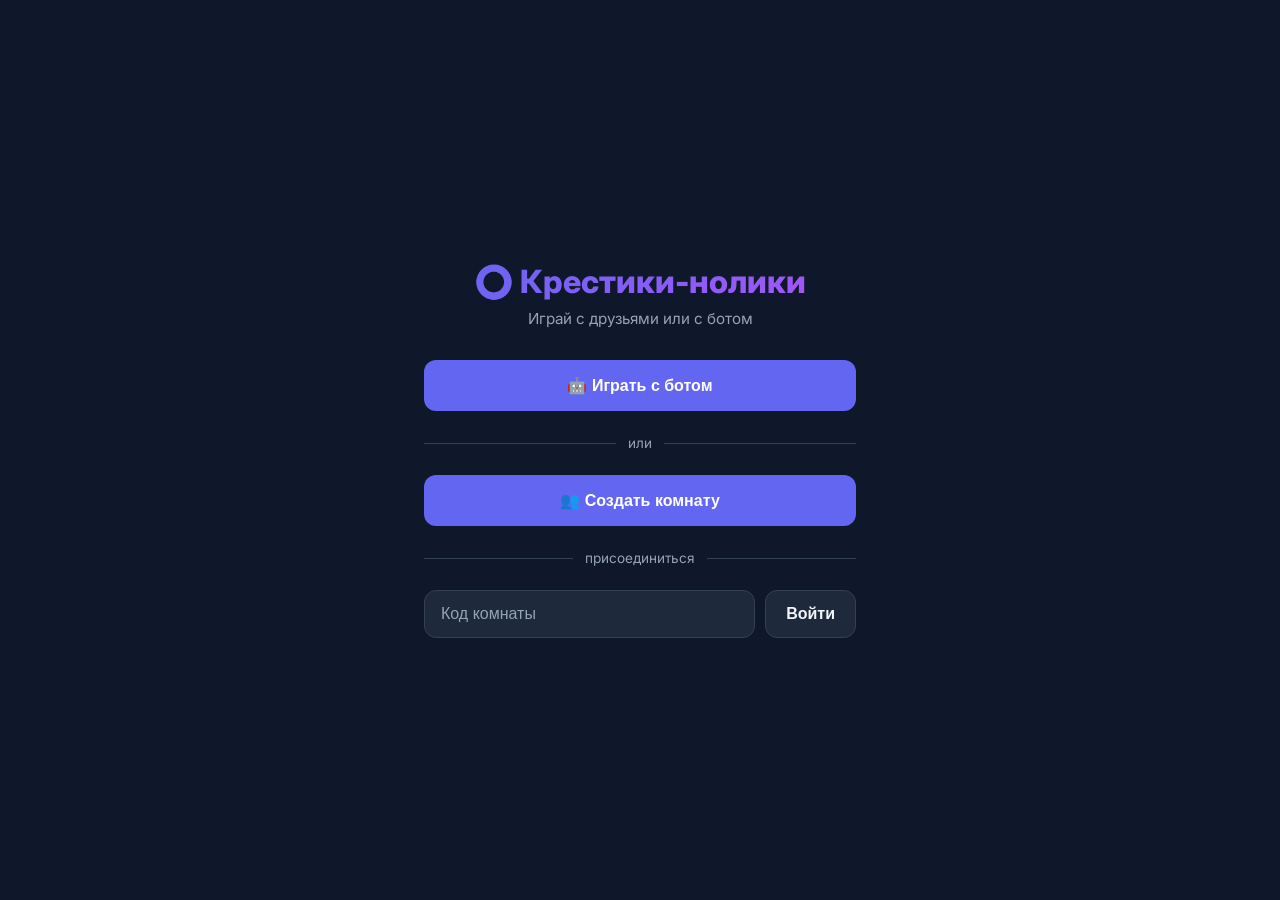
<file: index.html>
<!DOCTYPE html>
<html lang="ru">
<head>
    <meta charset="UTF-8">
    <meta name="viewport" content="width=device-width, initial-scale=1.0">
    <title>Tic-Tac</title>
    <link rel="stylesheet" href="/static/styles.css" />
    <link href="https://fonts.googleapis.com/css2?family=Inter:wght@400;600;800&display=swap" rel="stylesheet">
<base target="_blank">
</head>
<body>
    <div class="wrapper">
        <button class="back-btn hidden" id="backBtn" onclick="goBack()">← Назад</button>
        <div class="container">
            <h1>⭕ Крестики-нолики</h1>
            <p class="subtitle">Играй с друзьями или с ботом</p>

            <!-- Меню -->
            <div id="menu" class="menu">
                <button class="btn btn-primary" onclick="createGame('pve')">
                    🤖 Играть с ботом
                </button>
                <div class="divider">или</div>
                <button class="btn btn-primary" onclick="createGame('pvp')">
                    👥 Создать комнату
                </button>
                <div class="divider">присоединиться</div>
                <div class="input-group">
                    <input type="text" id="joinCode" class="input" placeholder="Код комнаты" maxlength="8">
                    <button class="btn btn-secondary" onclick="joinGame()" style="width:auto; padding: 14px 20px;">
                        Войти
                    </button>
                </div>
            </div>

            <!-- Экран ожидания PvP -->
            <div id="lobby" class="game-screen hidden">
                <div class="room-code">
                    <div class="room-code-label">Код комнаты</div>
                    <div class="room-code-value" id="lobbyCode">--------</div>
                </div>
                <div class="players-count" id="lobbyStatus">
                    <span class="spinner"></span> Ожидание второго игрока...
                </div>
                <button class="btn btn-danger" onclick="leaveGame()">Покинуть комнату</button>
            </div>

            <!-- Игровой экран -->
            <div id="game" class="game-screen hidden">
                <div class="status-bar">
                    <span id="gameMode">Режим</span>
                    <span class="status-badge" id="gameStatus">Активно</span>
                </div>
                <div class="turn-indicator" id="turnIndicator">Ходит X</div>
                <div id="message" class="message hidden"></div>
                <div class="board" id="board">
                    <div class="cell" data-index="0"></div>
                    <div class="cell" data-index="1"></div>
                    <div class="cell" data-index="2"></div>
                    <div class="cell" data-index="3"></div>
                    <div class="cell" data-index="4"></div>
                    <div class="cell" data-index="5"></div>
                    <div class="cell" data-index="6"></div>
                    <div class="cell" data-index="7"></div>
                    <div class="cell" data-index="8"></div>
                </div>
                <div class="players-count" id="playersInfo"></div>
                <button class="btn btn-secondary" onclick="resetGame()">🔄 Новая игра</button>
                <button class="btn btn-danger" onclick="leaveGame()">🏠 Выйти в меню</button>
            </div>
        </div>
    </div>

    <script src="/static/main.js"></script>
</body>
</html>
</file>
<file: static/styles.css>
:root {
    --bg: #0f172a;
    --surface: #1e293b;
    --surface-hover: #334155;
    --primary: #6366f1;
    --primary-hover: #4f46e5;
    --accent-x: #f43f5e;
    --accent-o: #3b82f6;
    --text: #f1f5f9;
    --text-muted: #94a3b8;
    --border: #334155;
    --success: #22c55e;
    --warning: #f59e0b;
}
* { margin: 0; padding: 0; box-sizing: border-box; }
body {
    font-family: 'Inter', sans-serif;
    background: var(--bg);
    color: var(--text);
    min-height: 100vh;
    display: flex;
    justify-content: center;
    align-items: center;
    overflow-x: hidden;
}
.container {
    width: 100%;
    max-width: 480px;
    padding: 24px;
    animation: fadeIn 0.5s ease;
}
@keyframes fadeIn {
    from { opacity: 0; transform: translateY(20px); }
    to { opacity: 1; transform: translateY(0); }
}
h1 {
    text-align: center;
    font-size: 2rem;
    font-weight: 800;
    margin-bottom: 8px;
    background: linear-gradient(135deg, var(--primary), #a855f7);
    background-clip: text;
    -webkit-text-fill-color: transparent;
}
.subtitle {
    text-align: center;
    color: var(--text-muted);
    margin-bottom: 32px;
    font-size: 0.95rem;
}
.menu, .game-screen {
    display: flex;
    flex-direction: column;
    gap: 16px;
}
.btn {
    width: 100%;
    padding: 16px 24px;
    border: none;
    border-radius: 12px;
    font-size: 1rem;
    font-weight: 600;
    cursor: pointer;
    transition: all 0.2s;
    display: flex;
    align-items: center;
    justify-content: center;
    gap: 10px;
}
.btn-primary {
    background: var(--primary);
    color: white;
}
.btn-primary:hover {
    background: var(--primary-hover);
    transform: translateY(-2px);
    box-shadow: 0 8px 25px rgba(99, 102, 241, 0.3);
}
.btn-secondary {
    background: var(--surface);
    color: var(--text);
    border: 1px solid var(--border);
}
.btn-secondary:hover {
    background: var(--surface-hover);
}
.btn-danger {
    background: rgba(244, 63, 94, 0.15);
    color: var(--accent-x);
    border: 1px solid rgba(244, 63, 94, 0.3);
}
.btn-danger:hover {
    background: rgba(244, 63, 94, 0.25);
}
.input-group {
    display: flex;
    gap: 10px;
}
.input {
    flex: 1;
    padding: 14px 16px;
    background: var(--surface);
    border: 1px solid var(--border);
    border-radius: 12px;
    color: var(--text);
    font-size: 1rem;
    outline: none;
    transition: border 0.2s;
    text-transform: uppercase;
}
.input:focus {
    border-color: var(--primary);
}
.input::placeholder {
    color: var(--text-muted);
    text-transform: none;
}
.divider {
    display: flex;
    align-items: center;
    gap: 12px;
    color: var(--text-muted);
    font-size: 0.85rem;
    margin: 8px 0;
}
.divider::before, .divider::after {
    content: '';
    flex: 1;
    height: 1px;
    background: var(--border);
}
.status-bar {
    display: flex;
    justify-content: space-between;
    align-items: center;
    padding: 12px 16px;
    background: var(--surface);
    border-radius: 12px;
    border: 1px solid var(--border);
    font-size: 0.9rem;
}
.status-badge {
    padding: 4px 12px;
    border-radius: 20px;
    font-size: 0.8rem;
    font-weight: 600;
}
.badge-pvp { background: rgba(168, 85, 247, 0.2); color: #c084fc; }
.badge-pve { background: rgba(59, 130, 246, 0.2); color: #60a5fa; }
.badge-waiting { background: rgba(245, 158, 11, 0.2); color: #fbbf24; }
.badge-active { background: rgba(34, 197, 94, 0.2); color: #4ade80; }
.badge-ended { background: rgba(244, 63, 94, 0.2); color: #fb7185; }
.board {
    display: grid;
    grid-template-columns: repeat(3, 1fr);
    gap: 10px;
    margin: 8px 0;
}
.cell {
    aspect-ratio: 1;
    background: var(--surface);
    border: 2px solid var(--border);
    border-radius: 16px;
    display: flex;
    align-items: center;
    justify-content: center;
    font-size: 2.5rem;
    font-weight: 800;
    cursor: pointer;
    transition: all 0.2s;
    user-select: none;
}
.cell:hover:not(.taken) {
    border-color: var(--primary);
    transform: scale(1.02);
}
.cell.taken {
    cursor: default;
}
.cell.x { color: var(--accent-x); }
.cell.o { color: var(--accent-o); }
.cell.winner {
    animation: pulse 1s infinite;
    border-color: var(--success);
    background: rgba(34, 197, 94, 0.1);
}
@keyframes pulse {
    0%, 100% { transform: scale(1); }
    50% { transform: scale(1.05); }
}
.turn-indicator {
    text-align: center;
    padding: 12px;
    border-radius: 12px;
    background: var(--surface);
    border: 1px solid var(--border);
    font-weight: 600;
    font-size: 1.1rem;
}
.turn-x { color: var(--accent-x); }
.turn-o { color: var(--accent-o); }
.message {
    text-align: center;
    padding: 16px;
    border-radius: 12px;
    font-weight: 600;
    font-size: 1.1rem;
    animation: slideIn 0.3s ease;
}
@keyframes slideIn {
    from { opacity: 0; transform: translateY(-10px); }
    to { opacity: 1; transform: translateY(0); }
}
.msg-win { background: rgba(34, 197, 94, 0.15); color: var(--success); }
.msg-draw { background: rgba(245, 158, 11, 0.15); color: var(--warning); }
.msg-error { background: rgba(244, 63, 94, 0.15); color: var(--accent-x); }
.msg-info { background: rgba(99, 102, 241, 0.15); color: var(--primary); }
.room-code {
    text-align: center;
    padding: 20px;
    background: var(--surface);
    border-radius: 12px;
    border: 2px dashed var(--border);
}
.room-code-label {
    color: var(--text-muted);
    font-size: 0.85rem;
    margin-bottom: 8px;
}
.room-code-value {
    font-size: 2rem;
    font-weight: 800;
    letter-spacing: 4px;
    color: var(--primary);
    font-family: monospace;
}
.hidden { display: none !important; }
.players-count {
    text-align: center;
    color: var(--text-muted);
    font-size: 0.9rem;
}
.spinner {
    display: inline-block;
    width: 16px;
    height: 16px;
    border: 2px solid rgba(255,255,255,0.3);
    border-top-color: white;
    border-radius: 50%;
    animation: spin 0.8s linear infinite;
}
@keyframes spin { to { transform: rotate(360deg); } }
.back-btn {
    position: sticky;
    top: 20px;
    left: 20px;
    background: var(--surface);
    border: 1px solid var(--border);
    color: var(--text);
    padding: 8px 16px;
    border-radius: 8px;
    cursor: pointer;
    font-size: 0.9rem;
    transition: all 0.2s;
}
.back-btn:hover { background: var(--surface-hover); }
.wrapper { position: relative; width: 100%; max-width: 480px; }
@media (max-width: 520px) {
    .container { padding: 16px; }
    h1 { font-size: 1.5rem; }
    .cell { font-size: 2rem; border-radius: 12px; }
}
</file>
